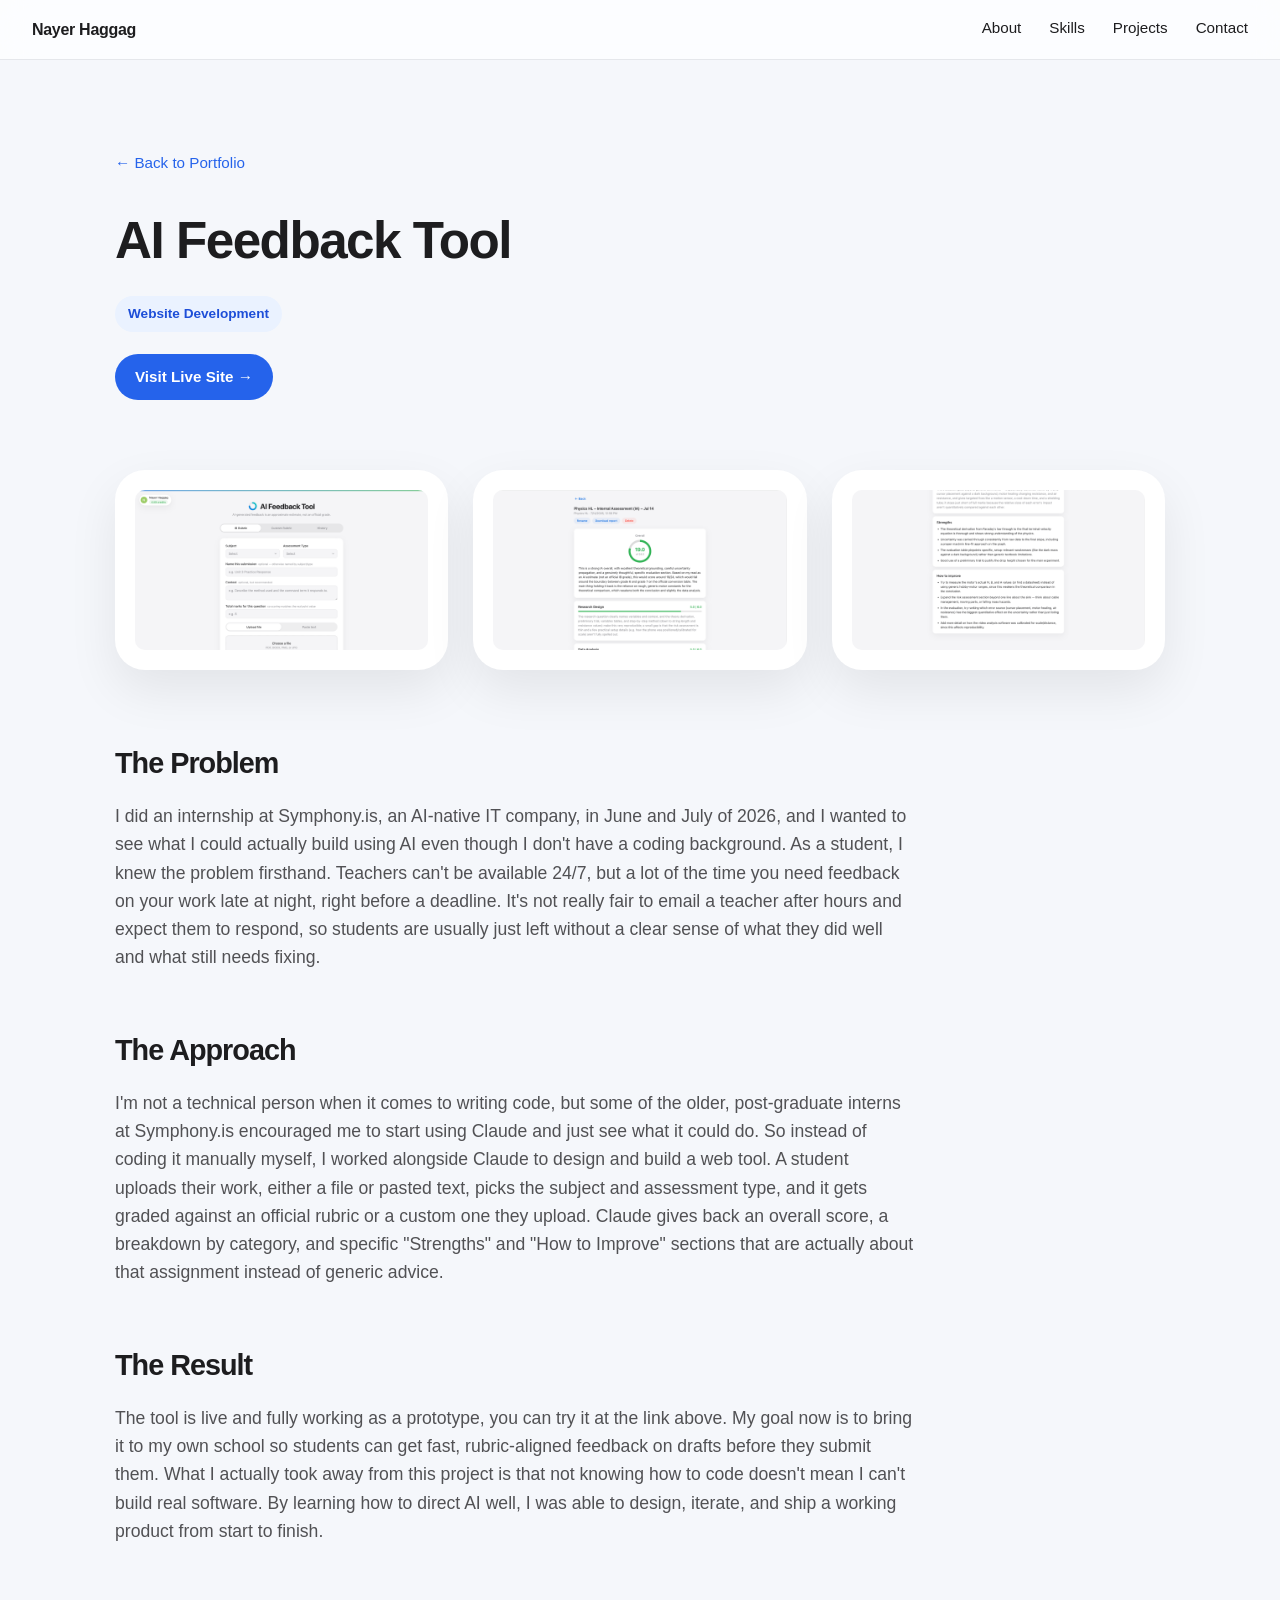
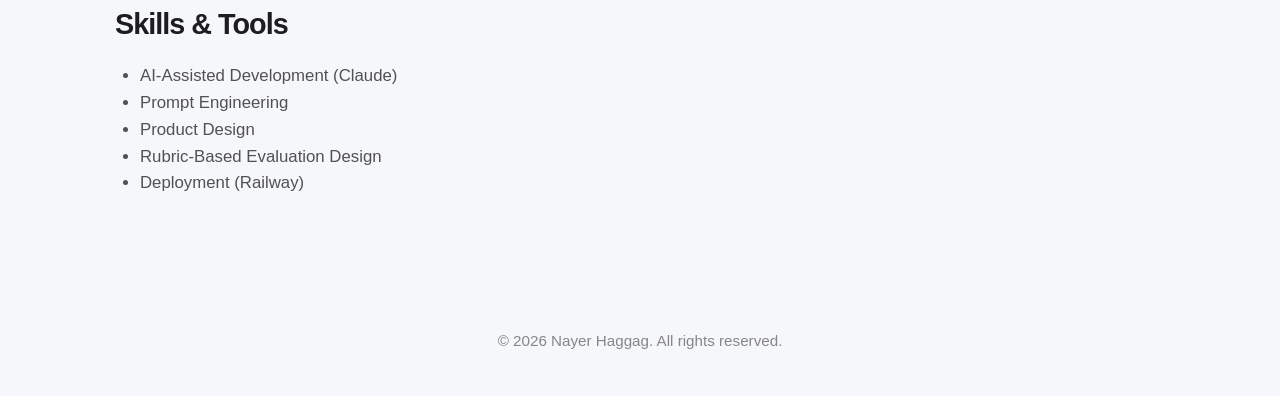
<file: ai-feedback-tool.html>
<!DOCTYPE html>
<html lang="en">
<head>
  <meta charset="UTF-8">
  <meta name="viewport" content="width=device-width, initial-scale=1.0">
  <title>AI Feedback Tool | Nayer Haggag</title>
  <meta name="description" content="An AI-powered feedback tool built during my internship at Symphony.is, giving students instant, rubric-aligned feedback on their work using Claude AI.">

  <meta property="og:type" content="article">
  <meta property="og:title" content="AI Feedback Tool | Nayer Haggag">
  <meta property="og:description" content="An AI-powered feedback tool built during my internship at Symphony.is, giving students instant, rubric-aligned feedback on their work using Claude AI.">
  <meta property="og:image" content="https://nayerhaggag.github.io/nayer.haggag-design.portfolio/ai-feedback-tool-3.png">
  <meta property="og:url" content="https://nayerhaggag.github.io/nayer.haggag-design.portfolio/ai-feedback-tool.html">

  <link rel="icon" type="image/svg+xml" href="favicon.svg">
  <link rel="stylesheet" href="style.css?v=16">
</head>
<body>

<nav>
  <a href="index.html" class="nav-brand">Nayer Haggag</a>
  <div class="nav-links">
    <a href="index.html#about">About</a>
    <a href="index.html#skills">Skills</a>
    <a href="index.html#projects">Projects</a>
    <a href="index.html#contact">Contact</a>
  </div>
</nav>

<div class="page-header">
  <a href="index.html" class="back-link">← Back to Portfolio</a>

  <h1>AI Feedback Tool</h1>

  <div class="tag">Website Development</div>
  <br>
  <a href="https://web-production-1abd5.up.railway.app/" target="_blank" rel="noopener noreferrer" class="live-link">Visit Live Site →</a>
</div>

<div class="gallery">
  <img src="ai-feedback-tool-3.png" alt="AI Feedback Tool strengths and how to improve breakdown">
  <img src="ai-feedback-tool-1.png" alt="AI Feedback Tool input screen with IB Rubric selection">
  <img src="ai-feedback-tool-2.png" alt="AI Feedback Tool overall score result for a Physics HL Internal Assessment">
</div>

<div class="case-study">

  <div class="case-section">
    <h2>The Problem</h2>
    <p>
      I did an internship at Symphony.is, an AI-native IT company, in June and July of 2026, and I wanted to see what I could actually build using AI even though I don't have a coding background. As a student, I knew the problem firsthand. Teachers can't be available 24/7, but a lot of the time you need feedback on your work late at night, right before a deadline. It's not really fair to email a teacher after hours and expect them to respond, so students are usually just left without a clear sense of what they did well and what still needs fixing.
    </p>
  </div>

  <div class="case-section">
    <h2>The Approach</h2>
    <p>
      I'm not a technical person when it comes to writing code, but some of the older, post-graduate interns at Symphony.is encouraged me to start using Claude and just see what it could do. So instead of coding it manually myself, I worked alongside Claude to design and build a web tool. A student uploads their work, either a file or pasted text, picks the subject and assessment type, and it gets graded against an official rubric or a custom one they upload. Claude gives back an overall score, a breakdown by category, and specific "Strengths" and "How to Improve" sections that are actually about that assignment instead of generic advice.
    </p>
  </div>

  <div class="case-section">
    <h2>The Result</h2>
    <p>
      The tool is live and fully working as a prototype, you can try it at the link above. My goal now is to bring it to my own school so students can get fast, rubric-aligned feedback on drafts before they submit them. What I actually took away from this project is that not knowing how to code doesn't mean I can't build real software. By learning how to direct AI well, I was able to design, iterate, and ship a working product from start to finish.
    </p>
  </div>

  <div class="case-section">
    <h2>Skills & Tools</h2>
    <ul>
      <li>AI-Assisted Development (Claude)</li>
      <li>Prompt Engineering</li>
      <li>Product Design</li>
      <li>Rubric-Based Evaluation Design</li>
      <li>Deployment (Railway)</li>
    </ul>
  </div>

</div>

<footer>
  © 2026 Nayer Haggag. All rights reserved.
</footer>

<script src="lightbox.js?v=2" defer></script>
</body>
</html>
</file>
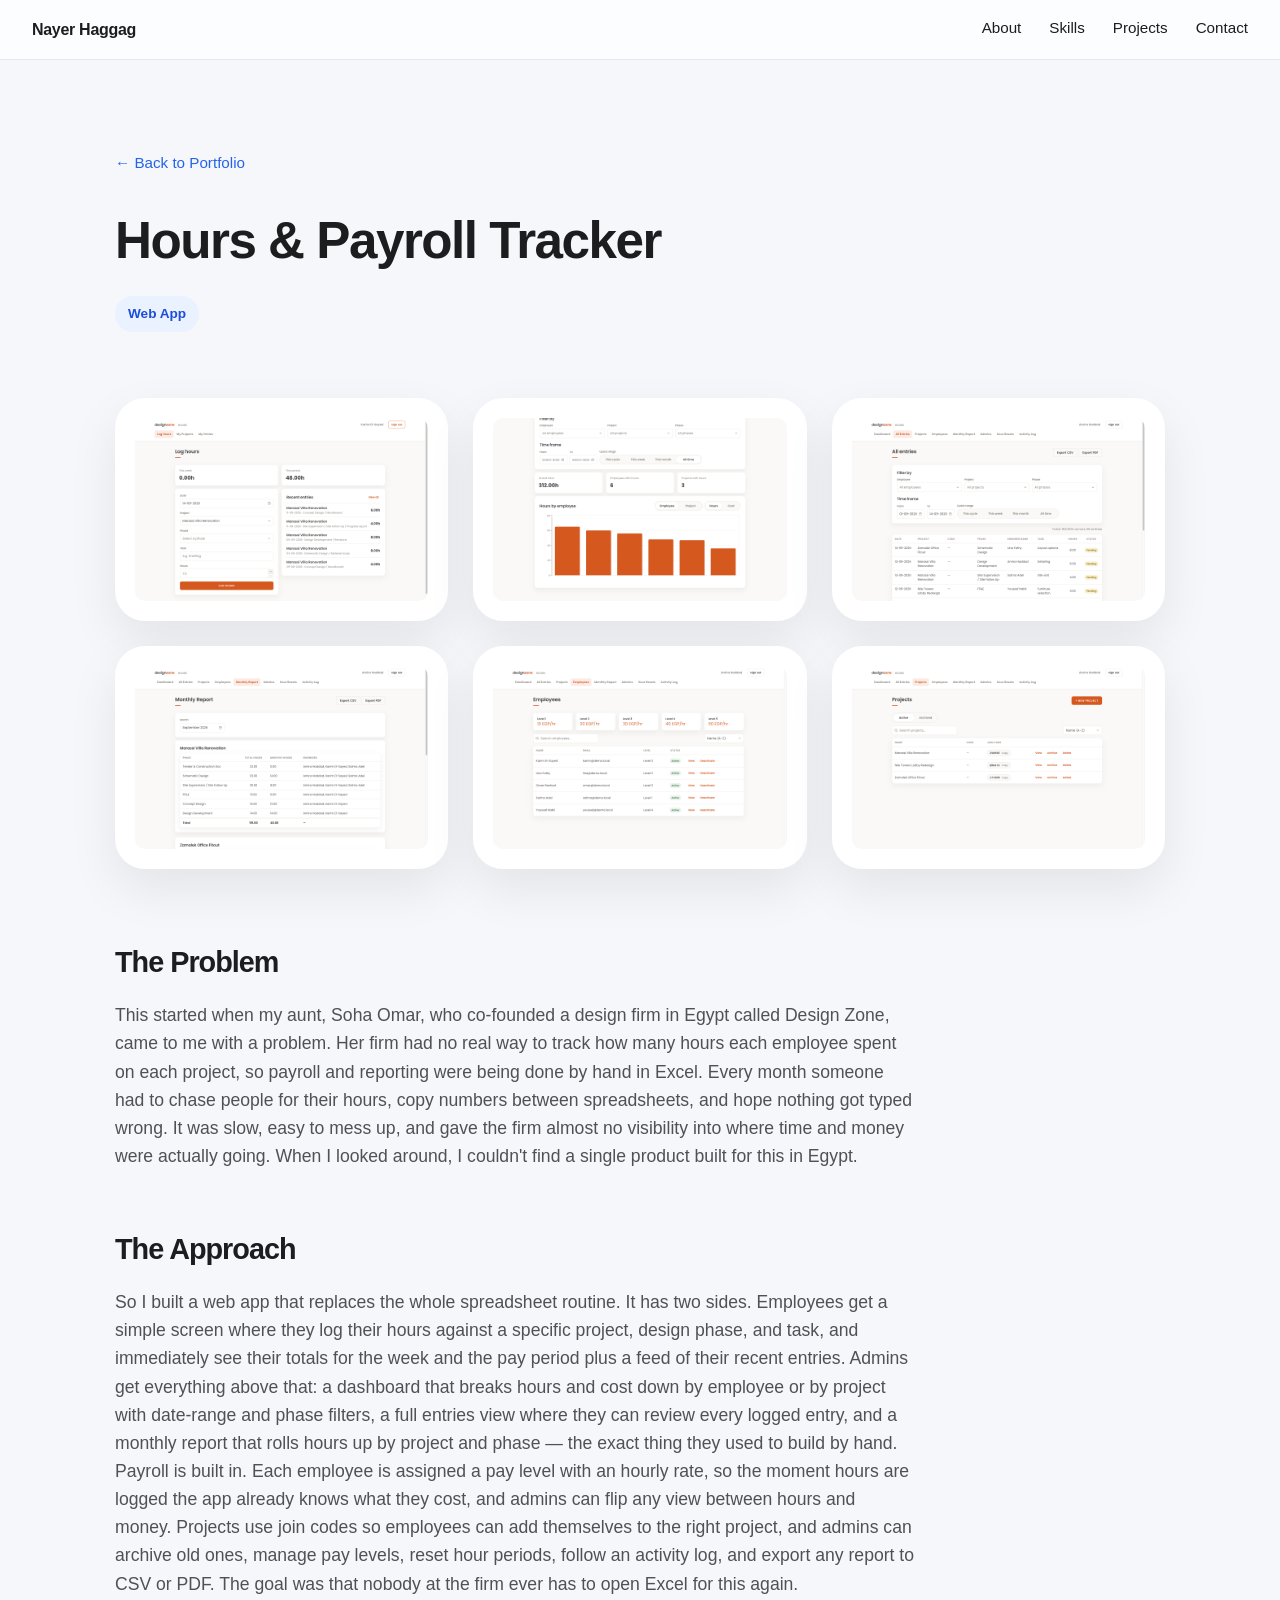
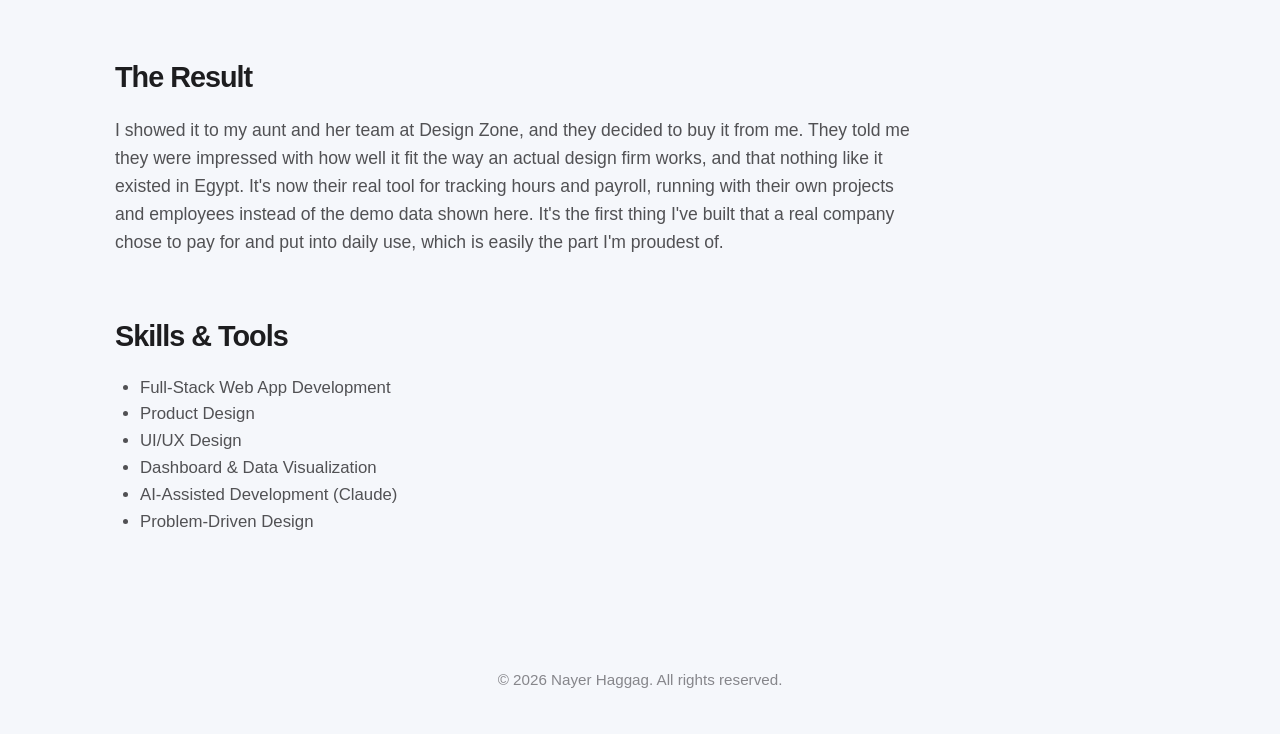
<file: designzone-hours.html>
<!DOCTYPE html>
<html lang="en">
<head>
  <meta charset="UTF-8">
  <meta name="viewport" content="width=device-width, initial-scale=1.0">
  <title>Hours &amp; Payroll Tracker | Nayer Haggag</title>
  <meta name="description" content="A web app that lets design firms track employee hours and payroll by project and phase, built for and sold to a design firm in Egypt that had been doing it all by hand in Excel.">

  <meta property="og:type" content="article">
  <meta property="og:title" content="Hours &amp; Payroll Tracker | Nayer Haggag">
  <meta property="og:description" content="A web app that lets design firms track employee hours and payroll by project and phase, built for and sold to a design firm in Egypt that had been doing it all by hand in Excel.">
  <meta property="og:image" content="https://nayerhaggag.github.io/nayer.haggag-design.portfolio/designzone-hours-2.png">
  <meta property="og:url" content="https://nayerhaggag.github.io/nayer.haggag-design.portfolio/designzone-hours.html">

  <link rel="icon" type="image/svg+xml" href="favicon.svg">
  <link rel="stylesheet" href="style.css?v=16">
</head>
<body>

<nav>
  <a href="index.html" class="nav-brand">Nayer Haggag</a>
  <div class="nav-links">
    <a href="index.html#about">About</a>
    <a href="index.html#skills">Skills</a>
    <a href="index.html#projects">Projects</a>
    <a href="index.html#contact">Contact</a>
  </div>
</nav>

<div class="page-header">
  <a href="index.html" class="back-link">← Back to Portfolio</a>

  <h1>Hours &amp; Payroll Tracker</h1>

  <div class="tag">Web App</div>
</div>

<div class="gallery">
  <img src="designzone-hours-1.png" alt="Employee log-hours screen with weekly and period totals and a recent entries feed">
  <img src="designzone-hours-2.png" alt="Admin dashboard showing total hours and a bar chart of hours by employee">
  <img src="designzone-hours-3.png" alt="All entries table filtered by employee, project and phase with approval status">
  <img src="designzone-hours-4.png" alt="Monthly report broken down by project and design phase">
  <img src="designzone-hours-5.png" alt="Employees screen showing pay levels and hourly rates">
  <img src="designzone-hours-6.png" alt="Projects screen with join codes for employees to join a project">
</div>

<div class="case-study">

  <div class="case-section">
    <h2>The Problem</h2>
    <p>
      This started when my aunt, Soha Omar, who co-founded a design firm in Egypt called Design Zone, came to me with a problem. Her firm had no real way to track how many hours each employee spent on each project, so payroll and reporting were being done by hand in Excel. Every month someone had to chase people for their hours, copy numbers between spreadsheets, and hope nothing got typed wrong. It was slow, easy to mess up, and gave the firm almost no visibility into where time and money were actually going. When I looked around, I couldn't find a single product built for this in Egypt.
    </p>
  </div>

  <div class="case-section">
    <h2>The Approach</h2>
    <p>
      So I built a web app that replaces the whole spreadsheet routine. It has two sides. Employees get a simple screen where they log their hours against a specific project, design phase, and task, and immediately see their totals for the week and the pay period plus a feed of their recent entries. Admins get everything above that: a dashboard that breaks hours and cost down by employee or by project with date-range and phase filters, a full entries view where they can review every logged entry, and a monthly report that rolls hours up by project and phase — the exact thing they used to build by hand.
    </p>
    <p>
      Payroll is built in. Each employee is assigned a pay level with an hourly rate, so the moment hours are logged the app already knows what they cost, and admins can flip any view between hours and money. Projects use join codes so employees can add themselves to the right project, and admins can archive old ones, manage pay levels, reset hour periods, follow an activity log, and export any report to CSV or PDF. The goal was that nobody at the firm ever has to open Excel for this again.
    </p>
  </div>

  <div class="case-section">
    <h2>The Result</h2>
    <p>
      I showed it to my aunt and her team at Design Zone, and they decided to buy it from me. They told me they were impressed with how well it fit the way an actual design firm works, and that nothing like it existed in Egypt. It's now their real tool for tracking hours and payroll, running with their own projects and employees instead of the demo data shown here. It's the first thing I've built that a real company chose to pay for and put into daily use, which is easily the part I'm proudest of.
    </p>
  </div>

  <div class="case-section">
    <h2>Skills &amp; Tools</h2>
    <ul>
      <li>Full-Stack Web App Development</li>
      <li>Product Design</li>
      <li>UI/UX Design</li>
      <li>Dashboard &amp; Data Visualization</li>
      <li>AI-Assisted Development (Claude)</li>
      <li>Problem-Driven Design</li>
    </ul>
  </div>

</div>

<footer>
  © 2026 Nayer Haggag. All rights reserved.
</footer>

<script src="lightbox.js?v=2" defer></script>
</body>
</html>
</file>
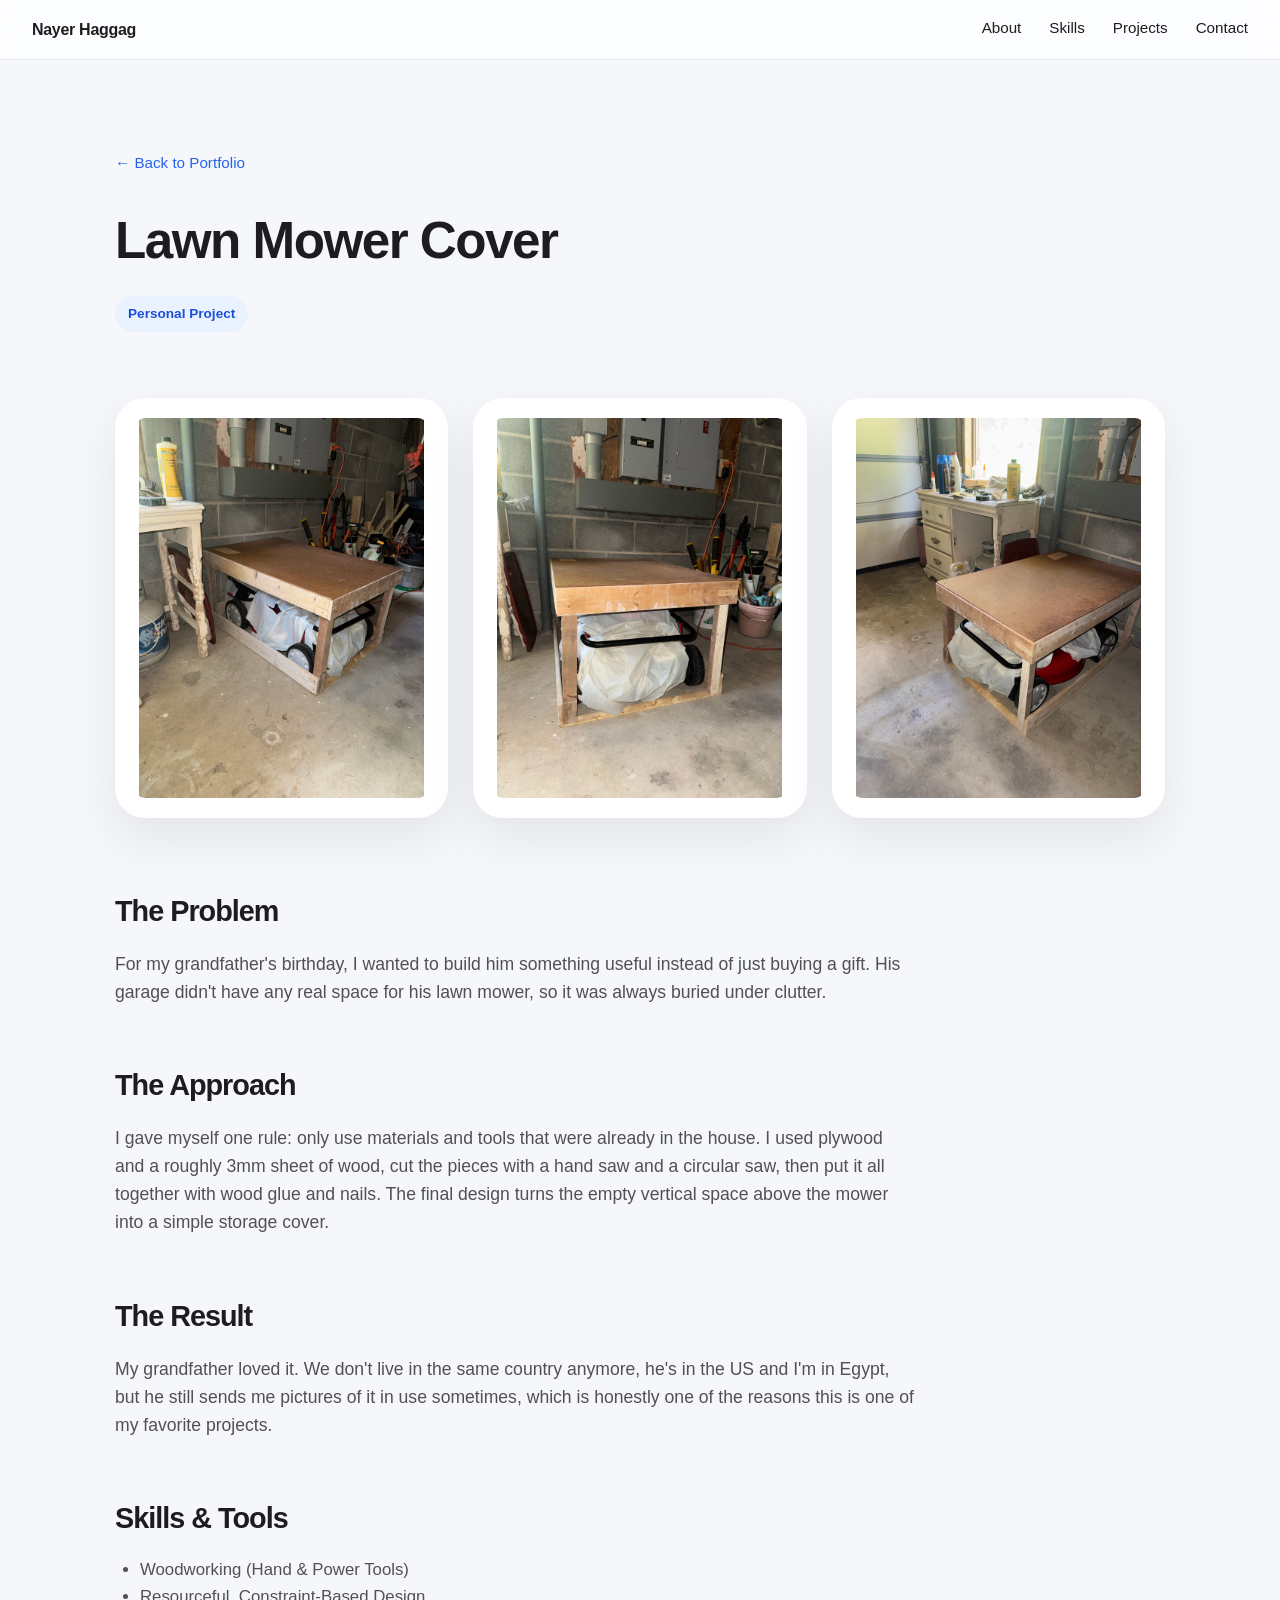
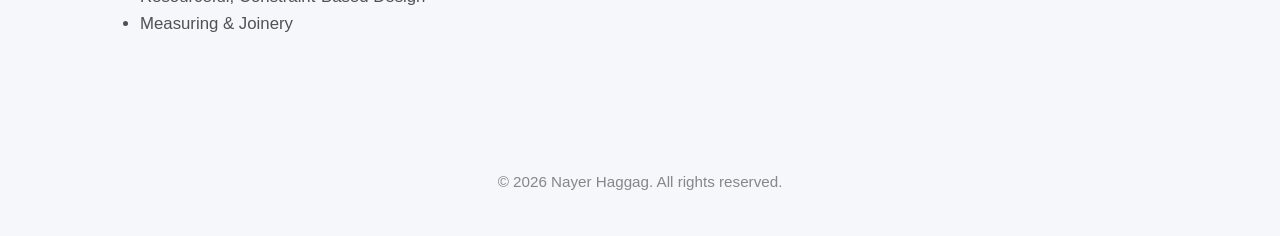
<file: lawn-mower-cover.html>
<!DOCTYPE html>
<html lang="en">
<head>
  <meta charset="UTF-8">
  <meta name="viewport" content="width=device-width, initial-scale=1.0">
  <title>Lawn Mower Cover | Nayer Haggag</title>
  <meta name="description" content="A wooden lawn mower cover built entirely from materials already in the house, made as a birthday gift for my grandfather.">

  <meta property="og:type" content="article">
  <meta property="og:title" content="Lawn Mower Cover | Nayer Haggag">
  <meta property="og:description" content="A wooden lawn mower cover built entirely from materials already in the house, made as a birthday gift for my grandfather.">
  <meta property="og:image" content="https://nayerhaggag.github.io/nayer.haggag-design.portfolio/lawn-mower-cover-1.jpg">
  <meta property="og:url" content="https://nayerhaggag.github.io/nayer.haggag-design.portfolio/lawn-mower-cover.html">

  <link rel="icon" type="image/svg+xml" href="favicon.svg">
  <link rel="stylesheet" href="style.css?v=16">
</head>
<body>

<nav>
  <a href="index.html" class="nav-brand">Nayer Haggag</a>
  <div class="nav-links">
    <a href="index.html#about">About</a>
    <a href="index.html#skills">Skills</a>
    <a href="index.html#projects">Projects</a>
    <a href="index.html#contact">Contact</a>
  </div>
</nav>

<div class="page-header">
  <a href="index.html" class="back-link">← Back to Portfolio</a>

  <h1>Lawn Mower Cover</h1>

  <div class="tag">Personal Project</div>
</div>

<div class="gallery">
  <img src="lawn-mower-cover-1.jpg" alt="Lawn mower cover">
  <img src="lawn-mower-cover-2.jpg" alt="Lawn mower cover detail">
  <img src="lawn-mower-cover-3.jpg" alt="Lawn mower cover finished project">
</div>

<div class="case-study">

  <div class="case-section">
    <h2>The Problem</h2>
    <p>
      For my grandfather's birthday, I wanted to build him something useful instead of just buying a gift. His garage didn't have any real space for his lawn mower, so it was always buried under clutter.
    </p>
  </div>

  <div class="case-section">
    <h2>The Approach</h2>
    <p>
      I gave myself one rule: only use materials and tools that were already in the house. I used plywood and a roughly 3mm sheet of wood, cut the pieces with a hand saw and a circular saw, then put it all together with wood glue and nails. The final design turns the empty vertical space above the mower into a simple storage cover.
    </p>
  </div>

  <div class="case-section">
    <h2>The Result</h2>
    <p>
      My grandfather loved it. We don't live in the same country anymore, he's in the US and I'm in Egypt, but he still sends me pictures of it in use sometimes, which is honestly one of the reasons this is one of my favorite projects.
    </p>
  </div>

  <div class="case-section">
    <h2>Skills & Tools</h2>
    <ul>
      <li>Woodworking (Hand & Power Tools)</li>
      <li>Resourceful, Constraint-Based Design</li>
      <li>Measuring & Joinery</li>
    </ul>
  </div>

</div>

<footer>
  © 2026 Nayer Haggag. All rights reserved.
</footer>

<script src="lightbox.js?v=2" defer></script>
</body>
</html>
</file>
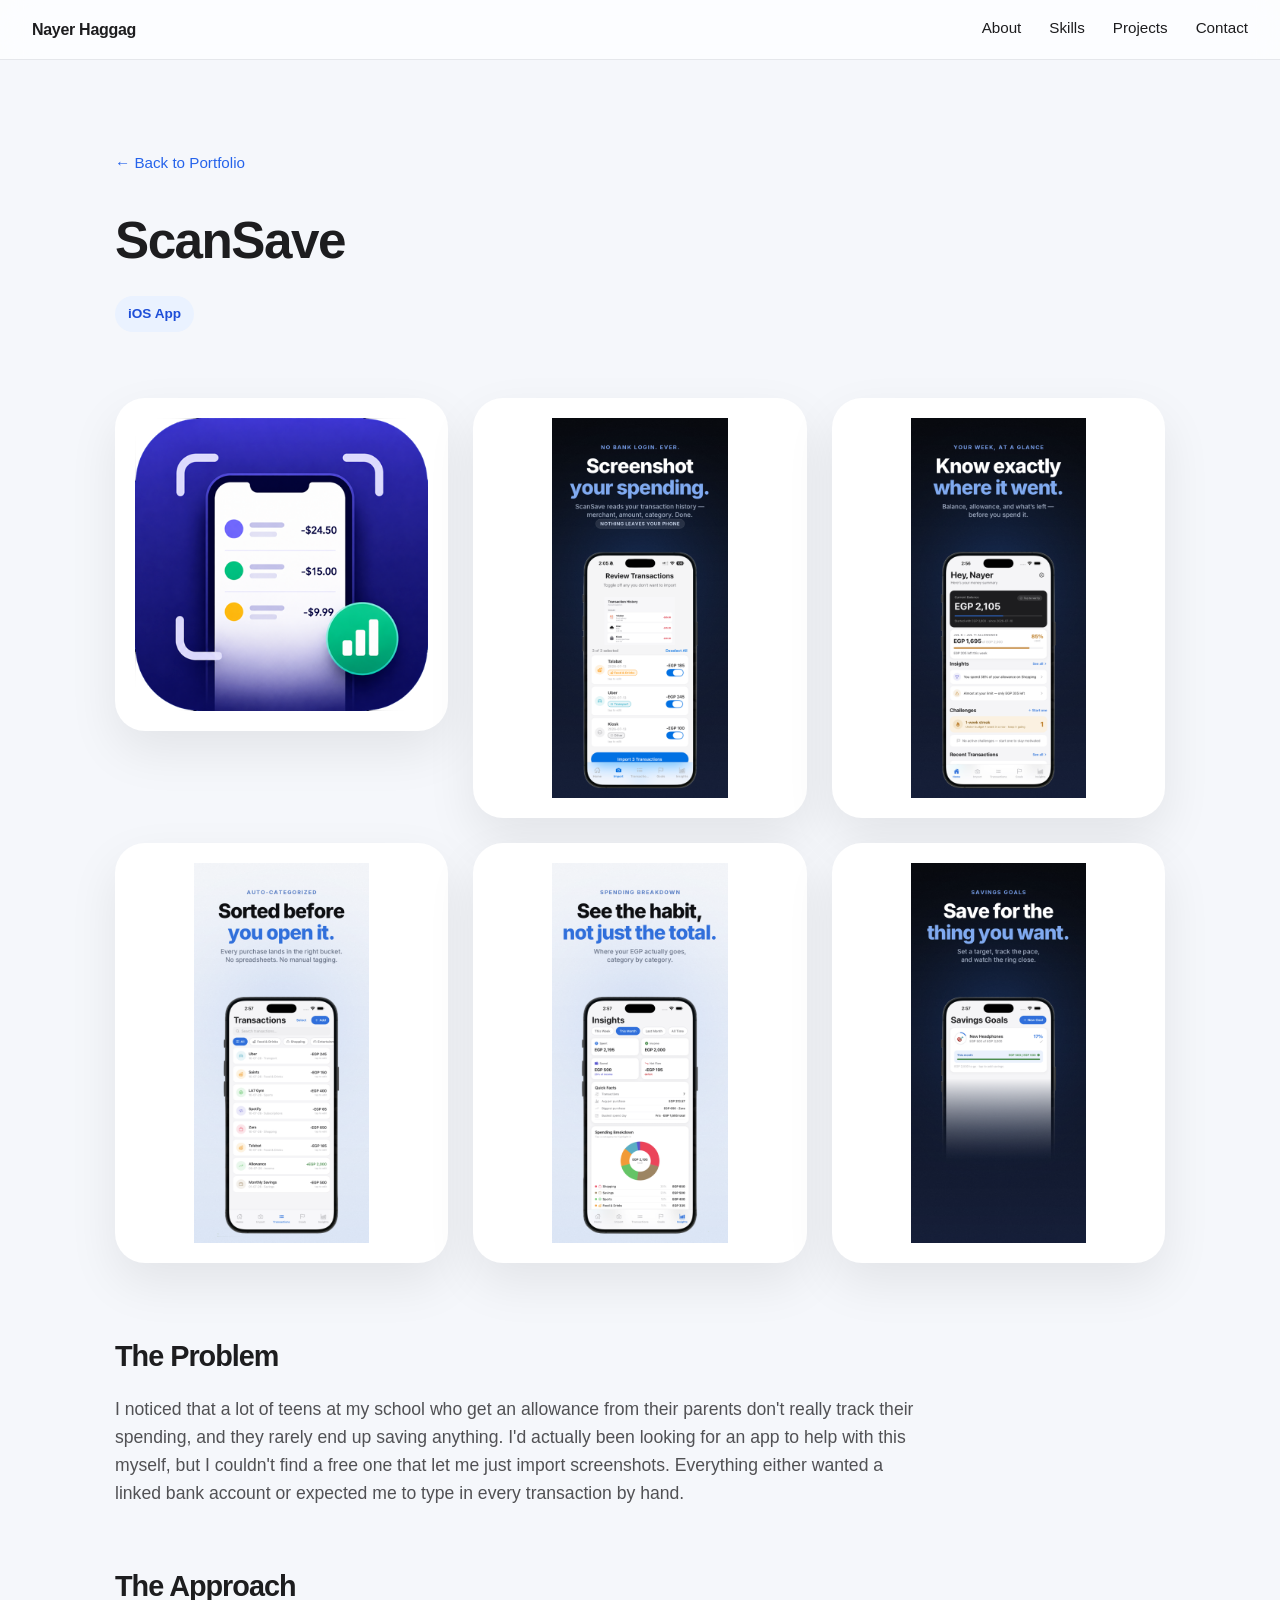
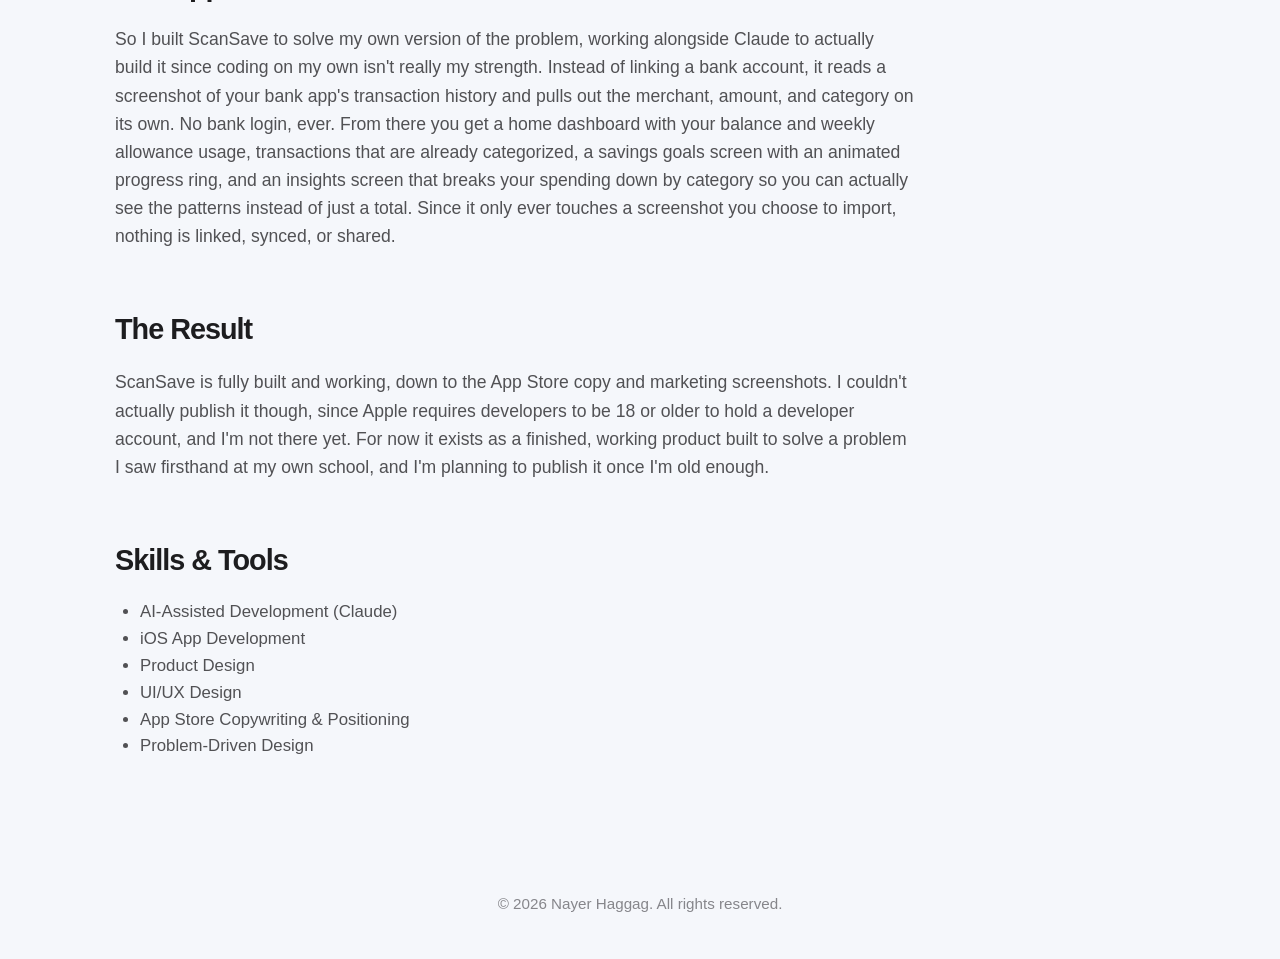
<file: scan-save.html>
<!DOCTYPE html>
<html lang="en">
<head>
  <meta charset="UTF-8">
  <meta name="viewport" content="width=device-width, initial-scale=1.0">
  <title>ScanSave | Nayer Haggag</title>
  <meta name="description" content="A budgeting app for teens that reads bank transaction screenshots instead of requiring a bank login, built to help teens actually track spending and save.">

  <meta property="og:type" content="article">
  <meta property="og:title" content="ScanSave | Nayer Haggag">
  <meta property="og:description" content="A budgeting app for teens that reads bank transaction screenshots instead of requiring a bank login, built to help teens actually track spending and save.">
  <meta property="og:image" content="https://nayerhaggag.github.io/nayer.haggag-design.portfolio/scan-save-icon.png">
  <meta property="og:url" content="https://nayerhaggag.github.io/nayer.haggag-design.portfolio/scan-save.html">

  <link rel="icon" type="image/svg+xml" href="favicon.svg">
  <link rel="stylesheet" href="style.css?v=16">
</head>
<body>

<nav>
  <a href="index.html" class="nav-brand">Nayer Haggag</a>
  <div class="nav-links">
    <a href="index.html#about">About</a>
    <a href="index.html#skills">Skills</a>
    <a href="index.html#projects">Projects</a>
    <a href="index.html#contact">Contact</a>
  </div>
</nav>

<div class="page-header">
  <a href="index.html" class="back-link">← Back to Portfolio</a>

  <h1>ScanSave</h1>

  <div class="tag">iOS App</div>
</div>

<div class="gallery">
  <img src="scan-save-icon.png" alt="ScanSave app icon">
  <img src="scan-save-1.png" alt="ScanSave screenshot import and transaction review screen">
  <img src="scan-save-2.png" alt="ScanSave home dashboard showing balance and weekly allowance">
  <img src="scan-save-3.png" alt="ScanSave auto-categorized transactions screen">
  <img src="scan-save-4.png" alt="ScanSave spending insights and analytics breakdown">
  <img src="scan-save-5.png" alt="ScanSave savings goals screen with progress ring">
</div>

<div class="case-study">

  <div class="case-section">
    <h2>The Problem</h2>
    <p>
      I noticed that a lot of teens at my school who get an allowance from their parents don't really track their spending, and they rarely end up saving anything. I'd actually been looking for an app to help with this myself, but I couldn't find a free one that let me just import screenshots. Everything either wanted a linked bank account or expected me to type in every transaction by hand.
    </p>
  </div>

  <div class="case-section">
    <h2>The Approach</h2>
    <p>
      So I built ScanSave to solve my own version of the problem, working alongside Claude to actually build it since coding on my own isn't really my strength. Instead of linking a bank account, it reads a screenshot of your bank app's transaction history and pulls out the merchant, amount, and category on its own. No bank login, ever. From there you get a home dashboard with your balance and weekly allowance usage, transactions that are already categorized, a savings goals screen with an animated progress ring, and an insights screen that breaks your spending down by category so you can actually see the patterns instead of just a total. Since it only ever touches a screenshot you choose to import, nothing is linked, synced, or shared.
    </p>
  </div>

  <div class="case-section">
    <h2>The Result</h2>
    <p>
      ScanSave is fully built and working, down to the App Store copy and marketing screenshots. I couldn't actually publish it though, since Apple requires developers to be 18 or older to hold a developer account, and I'm not there yet. For now it exists as a finished, working product built to solve a problem I saw firsthand at my own school, and I'm planning to publish it once I'm old enough.
    </p>
  </div>

  <div class="case-section">
    <h2>Skills & Tools</h2>
    <ul>
      <li>AI-Assisted Development (Claude)</li>
      <li>iOS App Development</li>
      <li>Product Design</li>
      <li>UI/UX Design</li>
      <li>App Store Copywriting & Positioning</li>
      <li>Problem-Driven Design</li>
    </ul>
  </div>

</div>

<footer>
  © 2026 Nayer Haggag. All rights reserved.
</footer>

<script src="lightbox.js?v=2" defer></script>
</body>
</html>
</file>
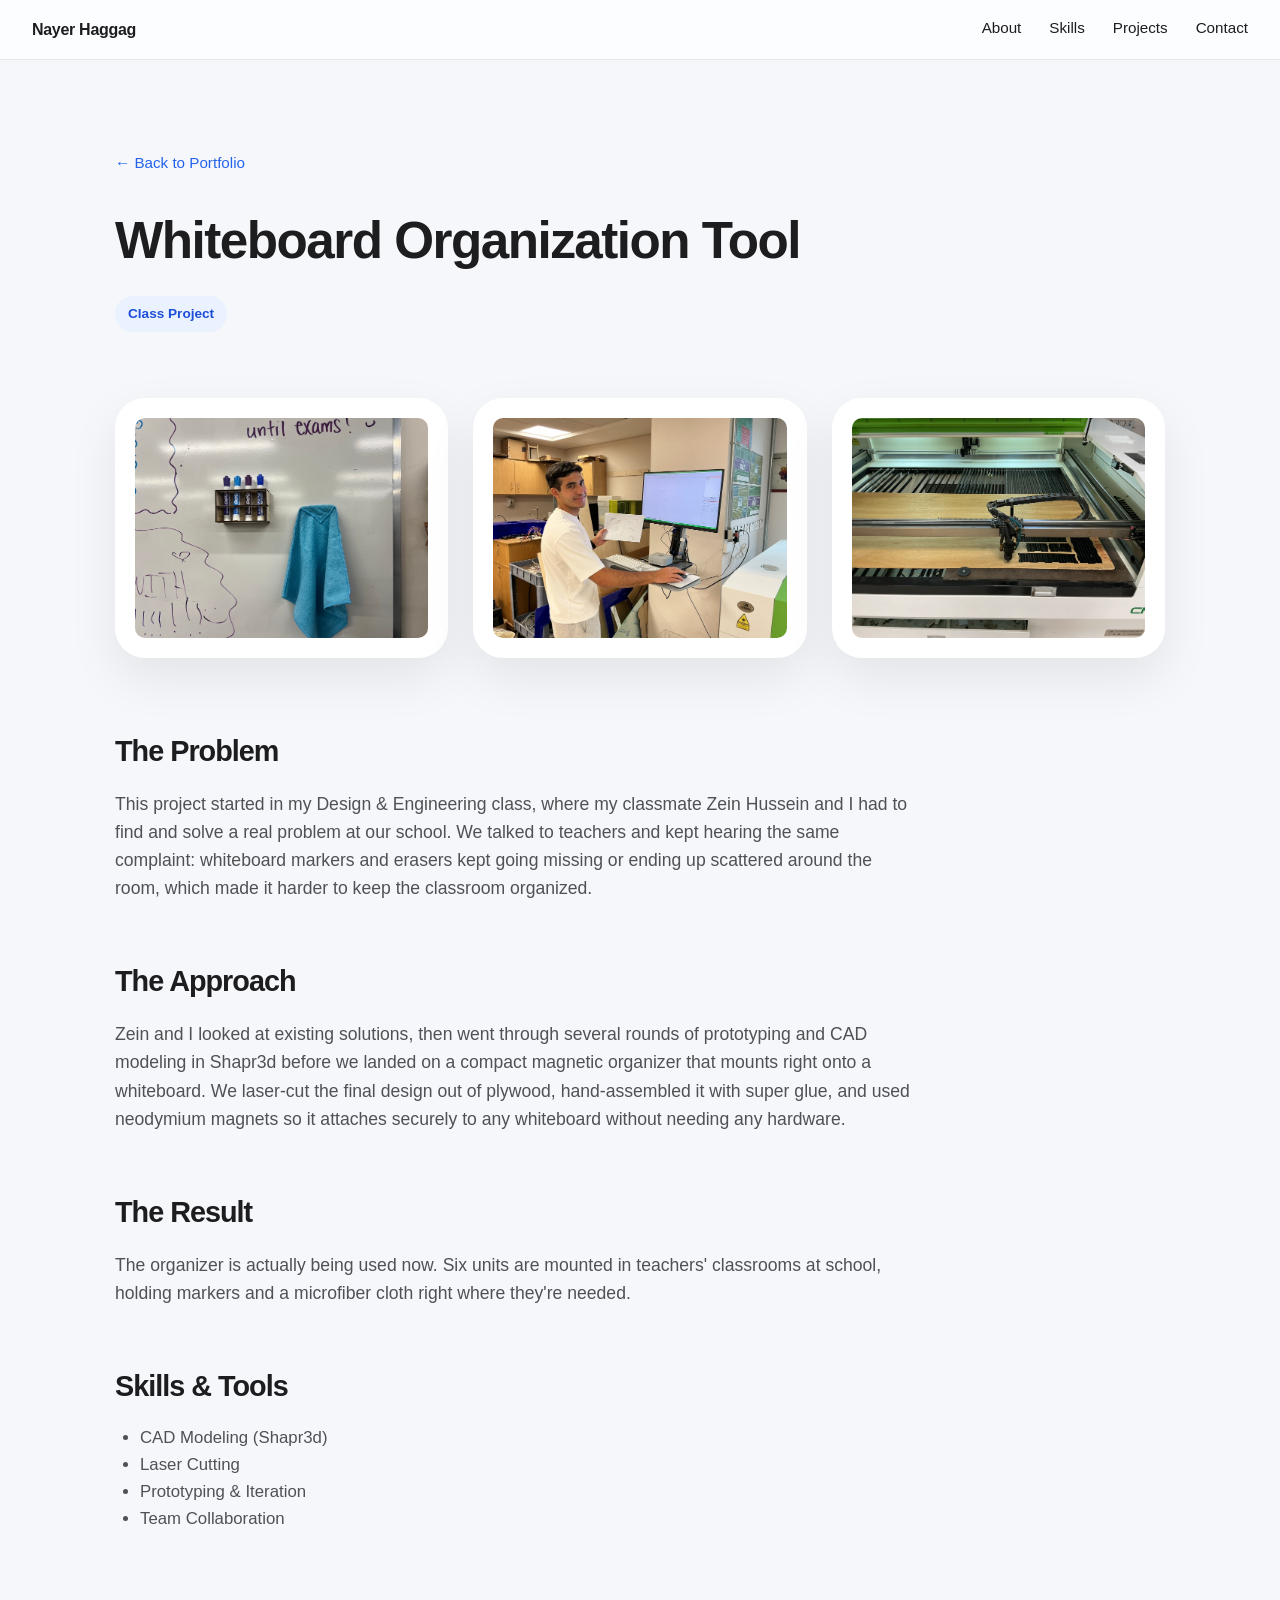
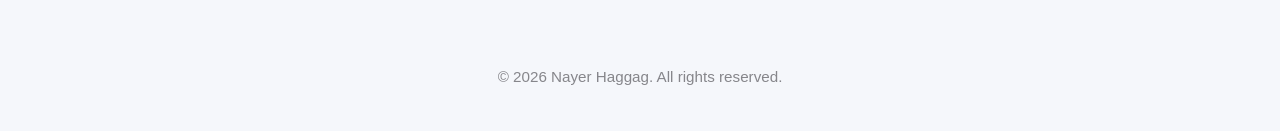
<file: whiteboard.html>
<!DOCTYPE html>
<html lang="en">
<head>
  <meta charset="UTF-8">
  <meta name="viewport" content="width=device-width, initial-scale=1.0">
  <title>Whiteboard Organization Tool | Nayer Haggag</title>
  <meta name="description" content="A laser-cut, magnet-mounted whiteboard organizer designed for a Design & Engineering class and now used in real classrooms.">

  <meta property="og:type" content="article">
  <meta property="og:title" content="Whiteboard Organization Tool | Nayer Haggag">
  <meta property="og:description" content="A laser-cut, magnet-mounted whiteboard organizer designed for a Design & Engineering class and now used in real classrooms.">
  <meta property="og:image" content="https://nayerhaggag.github.io/nayer.haggag-design.portfolio/whiteboard-1.jpg">
  <meta property="og:url" content="https://nayerhaggag.github.io/nayer.haggag-design.portfolio/whiteboard.html">

  <link rel="icon" type="image/svg+xml" href="favicon.svg">
  <link rel="stylesheet" href="style.css?v=16">
</head>
<body>

<nav>
  <a href="index.html" class="nav-brand">Nayer Haggag</a>
  <div class="nav-links">
    <a href="index.html#about">About</a>
    <a href="index.html#skills">Skills</a>
    <a href="index.html#projects">Projects</a>
    <a href="index.html#contact">Contact</a>
  </div>
</nav>

<div class="page-header">
  <a href="index.html" class="back-link">← Back to Portfolio</a>

  <h1>Whiteboard Organization Tool</h1>

  <div class="tag">Class Project</div>
</div>

<div class="gallery">
  <img src="whiteboard-1.jpg" alt="Magnetic whiteboard organizer mounted on a whiteboard">
  <img src="whiteboard-2.jpg" alt="Magnetic whiteboard organizer holding markers">
  <img src="whiteboard-3.jpg" alt="Magnetic whiteboard organizer detail view">
</div>

<div class="case-study">

  <div class="case-section">
    <h2>The Problem</h2>
    <p>
      This project started in my Design & Engineering class, where my classmate Zein Hussein and I had to find and solve a real problem at our school. We talked to teachers and kept hearing the same complaint: whiteboard markers and erasers kept going missing or ending up scattered around the room, which made it harder to keep the classroom organized.
    </p>
  </div>

  <div class="case-section">
    <h2>The Approach</h2>
    <p>
      Zein and I looked at existing solutions, then went through several rounds of prototyping and CAD modeling in Shapr3d before we landed on a compact magnetic organizer that mounts right onto a whiteboard. We laser-cut the final design out of plywood, hand-assembled it with super glue, and used neodymium magnets so it attaches securely to any whiteboard without needing any hardware.
    </p>
  </div>

  <div class="case-section">
    <h2>The Result</h2>
    <p>
      The organizer is actually being used now. Six units are mounted in teachers' classrooms at school, holding markers and a microfiber cloth right where they're needed.
    </p>
  </div>

  <div class="case-section">
    <h2>Skills & Tools</h2>
    <ul>
      <li>CAD Modeling (Shapr3d)</li>
      <li>Laser Cutting</li>
      <li>Prototyping & Iteration</li>
      <li>Team Collaboration</li>
    </ul>
  </div>

</div>

<footer>
  © 2026 Nayer Haggag. All rights reserved.
</footer>

<script src="lightbox.js?v=2" defer></script>
</body>
</html>
</file>
<file: style.css>
:root {
  --accent: #2563eb;
  --accent-dark: #1d4ed8;
  --accent-tint: #eaf2ff;
  --accent-glow: #818cf8;
  --bg: #f5f7fb;
  --text: #1d1d1f;
  --text-secondary: #515154;
  --border: #e5e7eb;
}

* {
  margin: 0;
  padding: 0;
  box-sizing: border-box;
}

html {
  scroll-behavior: smooth;
  scroll-padding-top: 90px;
}

body {
  font-family: -apple-system, BlinkMacSystemFont, "Segoe UI", sans-serif;
  background: var(--bg);
  color: var(--text);
  line-height: 1.6;
  overflow-x: hidden;
}

a {
  text-decoration: none;
  color: inherit;
}

:focus-visible {
  outline: 2px solid var(--accent);
  outline-offset: 3px;
  border-radius: 4px;
}

/* Nav */

nav {
  position: sticky;
  top: 0;
  z-index: 100;
  background: rgba(255, 255, 255, 0.72);
  backdrop-filter: blur(20px) saturate(180%);
  -webkit-backdrop-filter: blur(20px) saturate(180%);
  border-bottom: 1px solid var(--border);
  padding: 16px 32px;
  display: flex;
  align-items: center;
  justify-content: space-between;
}

.nav-brand {
  font-size: 1rem;
  font-weight: 600;
  letter-spacing: -0.3px;
}

.nav-links {
  display: flex;
  gap: 28px;
}

.nav-links a {
  position: relative;
  font-size: 0.95rem;
  font-weight: 500;
  padding-bottom: 3px;
  transition: color 0.2s ease;
}

.nav-links a::after {
  content: "";
  position: absolute;
  left: 0;
  right: 100%;
  bottom: 0;
  height: 1.5px;
  background: var(--accent);
  transition: right 0.25s ease;
}

.nav-links a:hover {
  color: var(--accent);
}

.nav-links a:hover::after {
  right: 0;
}

/* Hero (index page) */

.hero {
  position: relative;
  overflow: hidden;
  text-align: center;
  padding: 130px 22px 110px;
  background: linear-gradient(135deg, #ffffff 0%, #eef5ff 60%, #eef2ff 100%);
}

.hero::before {
  content: "";
  position: absolute;
  inset: 0;
  background-image: url("hero-banner.jpg");
  background-size: cover;
  background-position: center;
  opacity: 0.14;
  z-index: 0;
}

.hero::after {
  content: "";
  position: absolute;
  inset: 0;
  background-image:
    radial-gradient(ellipse 55% 50% at 15% 10%, color-mix(in srgb, var(--accent) 30%, transparent) 0%, transparent 70%),
    radial-gradient(ellipse 50% 45% at 88% 22%, color-mix(in srgb, var(--accent-glow) 32%, transparent) 0%, transparent 70%);
  mix-blend-mode: multiply;
  z-index: 0;
}

.hero h1,
.hero .subtitle,
.hero-description {
  position: relative;
  z-index: 1;
}

.hero h1 {
  font-size: clamp(2.1rem, 9vw, 4.5rem);
  font-weight: 700;
  letter-spacing: -2.5px;
  margin-bottom: 10px;
}

.hero .subtitle {
  font-size: clamp(1rem, 3.2vw, 1.5rem);
  color: var(--accent);
  margin-bottom: 22px;
  font-weight: 500;
}

.hero-description {
  max-width: 720px;
  margin: auto;
  font-size: 1.12rem;
  color: var(--text-secondary);
}

/* Page header (project detail pages) */

.page-header {
  max-width: 1100px;
  margin: auto;
  padding: 90px 25px 0;
}

.back-link {
  color: var(--accent);
  font-weight: 500;
  font-size: 0.95rem;
}

.page-header h1 {
  font-size: clamp(1.75rem, 6.5vw, 3.2rem);
  letter-spacing: -1.5px;
  margin: 24px 0 14px;
}

.live-link {
  display: inline-block;
  margin-top: 6px;
  margin-bottom: 20px;
  color: white;
  background: var(--accent);
  font-weight: 600;
  font-size: 0.95rem;
  padding: 11px 20px;
  border-radius: 999px;
  transition: background 0.2s ease;
}

.live-link:hover {
  background: var(--accent-dark);
}

/* Sections */

section {
  max-width: 1120px;
  margin: auto;
  padding: 85px 25px;
}

h2 {
  text-align: center;
  font-size: clamp(1.6rem, 4.5vw, 2.6rem);
  letter-spacing: -1px;
  margin-bottom: 38px;
}

.about-skills-grid {
  display: grid;
  grid-template-columns: 1fr 1fr;
  gap: 60px;
  align-items: start;
}

.skills-col {
  padding-left: 40px;
  border-left: 1px solid var(--border);
}

.about-col h2,
.skills-col h2 {
  text-align: left;
}

.about-col p {
  color: var(--text-secondary);
  font-size: 1.12rem;
}

.project-buttons {
  display: flex;
  flex-wrap: wrap;
  gap: 16px;
  margin-top: 38px;
}

.project-button {
  background: white;
  border: 1px solid var(--border);
  padding: 13px 22px;
  border-radius: 999px;
  color: var(--text);
  font-size: 0.95rem;
  font-weight: 500;
  box-shadow: 0 8px 24px rgba(0, 0, 0, 0.05);
  transition: transform 0.25s ease, box-shadow 0.25s ease, color 0.25s ease, background 0.25s ease, border-color 0.25s ease;
}

.project-button:hover {
  transform: translateY(-3px);
  color: white;
  background: var(--accent);
  border-color: var(--accent);
}

/* Project grid (index page) */

.projects {
  display: grid;
  grid-template-columns: repeat(auto-fit, minmax(min(380px, 100%), 1fr));
  gap: 40px;
}

.project-card {
  background: white;
  border-radius: 30px;
  overflow: hidden;
  border: 1px solid transparent;
  box-shadow: 0 20px 55px rgba(15, 23, 42, 0.08);
  transition: transform 0.3s cubic-bezier(0.16, 1, 0.3, 1), box-shadow 0.3s ease, border-color 0.3s ease;
  cursor: pointer;
  display: flex;
  flex-direction: column;
}

.project-card:hover {
  transform: translateY(-6px);
  border-color: color-mix(in srgb, var(--accent) 25%, transparent);
  box-shadow: 0 28px 70px rgba(15, 23, 42, 0.12);
}

.project-card img {
  width: 100%;
  height: 320px;
  object-fit: contain;
  background: white;
  padding: 24px;
  border-bottom: 1px solid #f0f2f5;
}

.project-content {
  padding: 32px;
  flex: 1;
}

.tag {
  display: inline-block;
  margin-bottom: 16px;
  padding: 7px 13px;
  border-radius: 999px;
  font-size: 0.85rem;
  font-weight: 650;
  background: var(--accent-tint);
  color: var(--accent-dark);
}

.project-content h3 {
  font-size: 1.6rem;
  letter-spacing: -0.5px;
  margin-bottom: 14px;
}

.project-content p {
  color: var(--text-secondary);
  font-size: 1.02rem;
}

/* Detail page gallery + key features */

.gallery {
  max-width: 1100px;
  margin: 50px auto 0;
  padding: 0 25px;
  display: grid;
  grid-template-columns: repeat(auto-fit, minmax(min(300px, 100%), 1fr));
  gap: 25px;
}

.gallery img {
  width: 100%;
  max-height: 420px;
  object-fit: contain;
  border-radius: 30px;
  background: white;
  padding: 20px;
  box-shadow: 0 20px 50px rgba(0, 0, 0, 0.08);
  cursor: zoom-in;
  transition: transform 0.2s ease;
}

.gallery img:hover {
  transform: scale(1.015);
}

/* Lightbox */

.lightbox-overlay {
  position: fixed;
  inset: 0;
  background: rgba(10, 10, 15, 0.9);
  display: flex;
  align-items: center;
  justify-content: center;
  padding: 40px;
  opacity: 0;
  visibility: hidden;
  transition: opacity 0.2s ease;
  z-index: 1000;
  cursor: zoom-out;
}

.lightbox-overlay.active {
  opacity: 1;
  visibility: visible;
}

.lightbox-overlay img {
  max-width: 100%;
  max-height: 100%;
  border-radius: 12px;
  box-shadow: 0 20px 60px rgba(0, 0, 0, 0.5);
  cursor: zoom-out;
}

.lightbox-nav {
  position: absolute;
  top: 50%;
  transform: translateY(-50%);
  width: 52px;
  height: 52px;
  border: none;
  border-radius: 50%;
  background: rgba(255, 255, 255, 0.12);
  color: white;
  font-size: 2rem;
  line-height: 1;
  display: flex;
  align-items: center;
  justify-content: center;
  cursor: pointer;
  transition: background 0.2s ease;
  z-index: 1001;
}

.lightbox-nav:hover {
  background: rgba(255, 255, 255, 0.24);
}

.lightbox-prev {
  left: 20px;
}

.lightbox-next {
  right: 20px;
}

@media (max-width: 480px) {
  .lightbox-nav {
    width: 42px;
    height: 42px;
    font-size: 1.6rem;
  }

  .lightbox-prev {
    left: 8px;
  }

  .lightbox-next {
    right: 8px;
  }
}

.case-study {
  max-width: 1100px;
  margin: 70px auto 0;
  padding: 0 25px 90px;
}

.case-section + .case-section {
  margin-top: 56px;
}

.case-section h2 {
  text-align: left;
  font-size: clamp(1.35rem, 3.2vw, 1.8rem);
  margin-bottom: 16px;
}

.case-section ul {
  color: var(--text-secondary);
  padding-left: 25px;
  font-size: 1.05rem;
}

.case-section p {
  color: var(--text-secondary);
  font-size: 1.1rem;
  max-width: 800px;
}

/* Skills */

.skills-list {
  display: flex;
  flex-wrap: wrap;
  gap: 14px;
}

.skill-pill {
  display: inline-block;
  background: white;
  border: 1px solid var(--border);
  padding: 12px 20px;
  border-radius: 999px;
  font-size: 0.95rem;
  font-weight: 500;
  color: var(--text);
  box-shadow: 0 8px 24px rgba(0, 0, 0, 0.05);
}

/* Contact */

.contact {
  text-align: center;
  background: white;
  border: 1px solid var(--border);
  border-radius: 34px;
  box-shadow: 0 18px 45px rgba(15, 23, 42, 0.06);
  margin-bottom: 40px;
}

.contact a {
  display: inline-block;
  transition: color 0.2s ease;
}

.contact p {
  color: var(--text-secondary);
  font-size: 1.08rem;
  margin-bottom: 16px;
}

.contact a {
  color: var(--accent);
  font-weight: 600;
}

.contact a:hover {
  text-decoration: underline;
}

footer {
  text-align: center;
  padding: 42px 20px;
  color: #86868b;
  font-size: 0.95rem;
}

@media (max-width: 768px) {
  .about-skills-grid {
    grid-template-columns: 1fr;
    gap: 60px;
  }

  .skills-col {
    padding-left: 0;
    border-left: none;
  }

  nav {
    padding: 14px 20px;
  }

  .nav-links {
    gap: 16px;
  }

  .hero {
    padding: 95px 22px 75px;
  }

  .hero h1 {
    letter-spacing: -1.5px;
  }

  .page-header {
    padding: 70px 22px 0;
  }

  .page-header h1 {
    letter-spacing: -1px;
  }

  section {
    padding: 65px 20px;
  }

  .project-card img {
    height: 220px;
  }

  .project-content {
    padding: 24px;
  }

  .project-content h3 {
    font-size: 1.4rem;
  }
}

@media (max-width: 480px) {
  nav {
    flex-wrap: wrap;
    justify-content: center;
    row-gap: 10px;
    padding: 12px 16px;
  }

  .nav-links {
    gap: 14px;
    justify-content: center;
    flex-wrap: wrap;
  }

  .hero {
    padding: 80px 18px 60px;
  }

  .hero h1 {
    letter-spacing: -1px;
  }

  .project-button,
  .skill-pill {
    font-size: 0.88rem;
    padding: 10px 16px;
  }
}

@media (prefers-reduced-motion: reduce) {
  html {
    scroll-behavior: auto;
  }

  .project-card:hover,
  .project-button:hover,
  .gallery img:hover {
    transform: none;
  }
}
</file>
